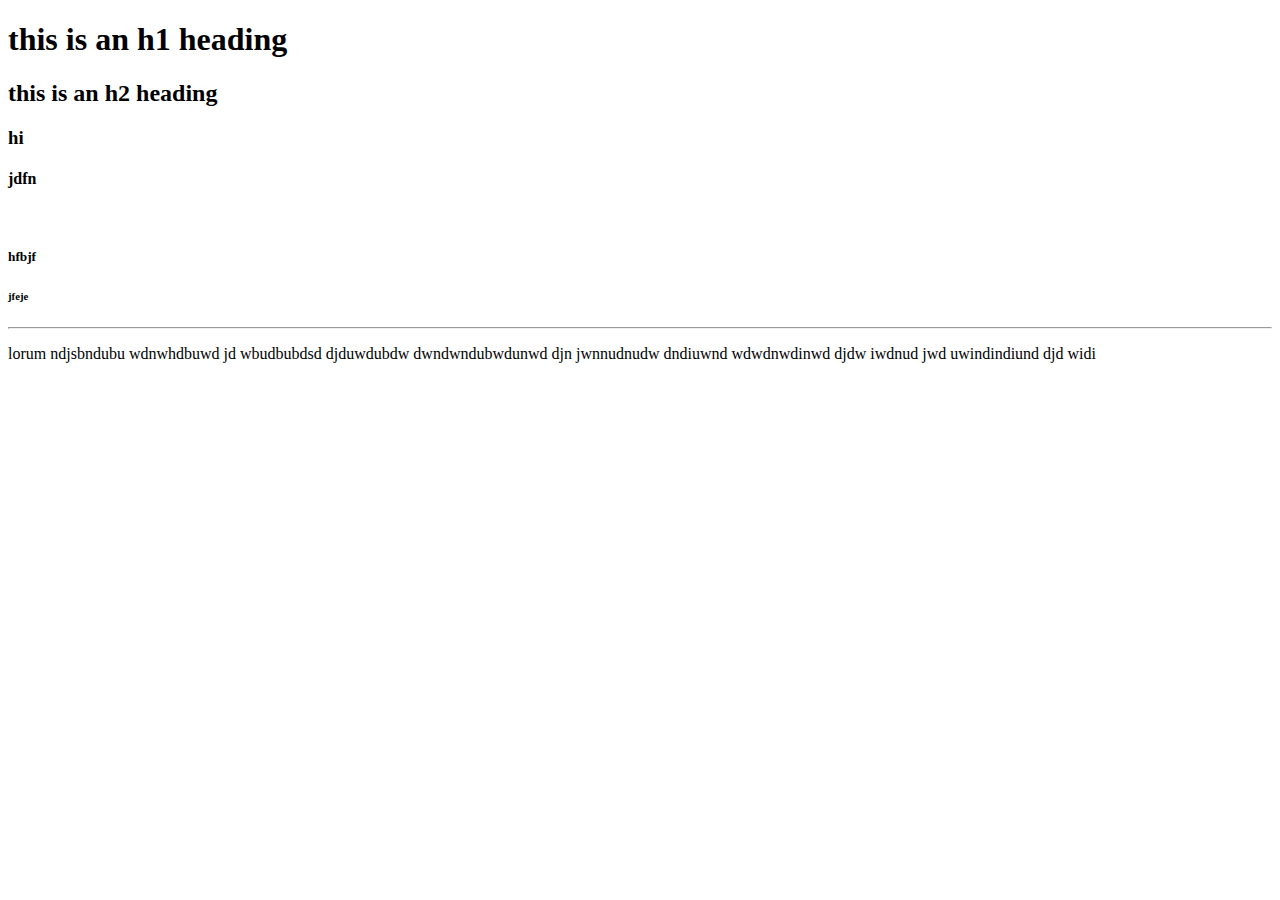
<file: index.html>
<!DOCTYPE html>
<html>
<head>
<title> my first web page </title>
</head>
<body>
    <h1> this is an h1 heading</h1>
    <h2>this is an h2 heading</h2>
    <h3>hi</h3>
    <h4>jdfn</h4>
    <br>

    <h5>hfbjf</h5>

    <h6>jfeje</h6>
    <hr>
    <p>
        <!--dndisdiidjksudshdansjshduhaudasdnsdhuhsdusdnajdkushaln hi  name is kushal i like to play football an d asket bal-->
        lorum   ndjsbndubu wdnwhdbuwd jd wbudbubdsd djduwdubdw dwndwndubwdunwd djn jwnnudnudw dndiuwnd wdwdnwdinwd djdw iwdnud jwd uwindindiund djd widi
    </p>
</body>
</html>
</file>
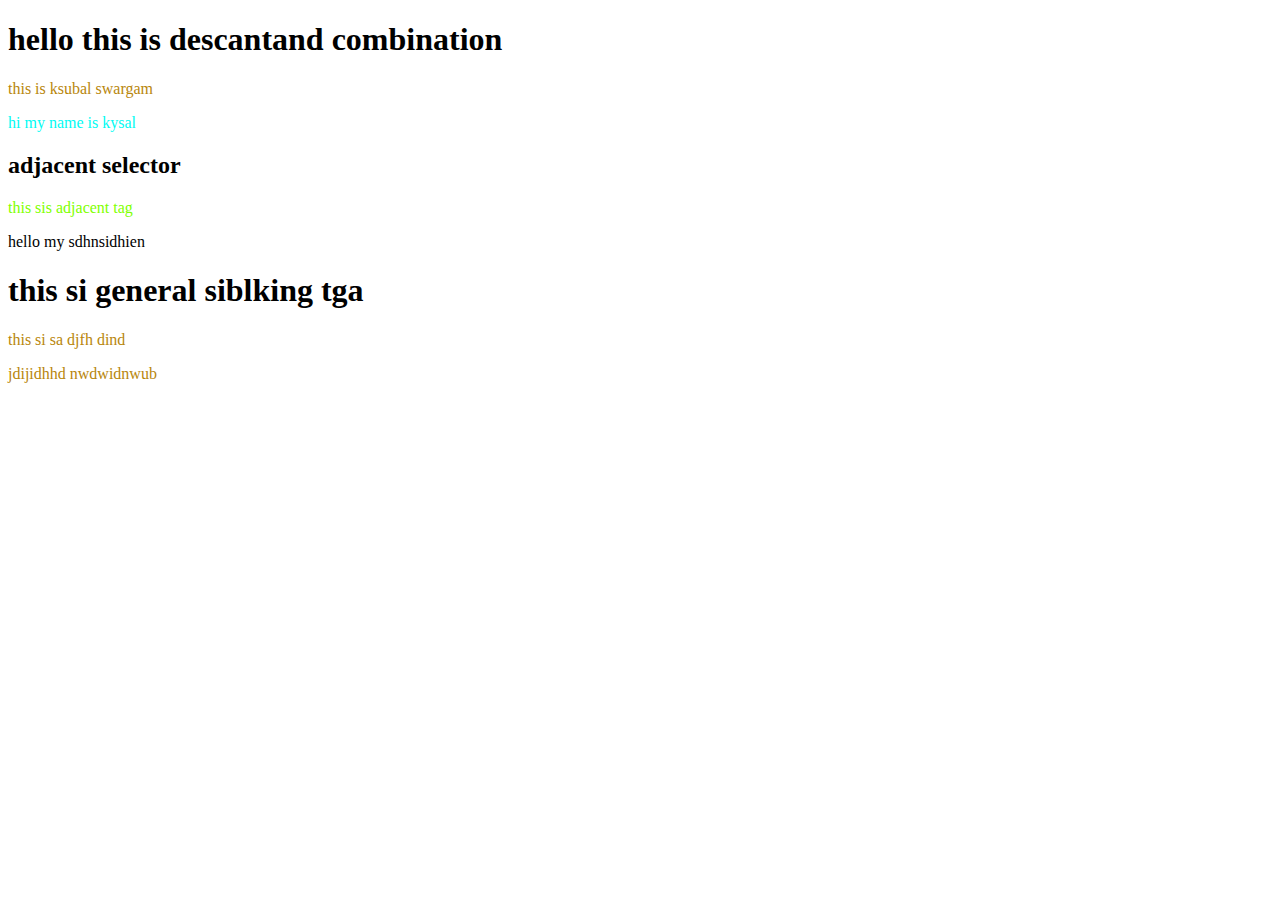
<file: decandant_combination.html>
<!DOCTYPE html>
<html lang="en">
<head>
    <meta charset="UTF-8">
    <meta name="viewport" content="width=device-width, initial-scale=1.0">
    <title>Document</title>
    <style>
        /* desandand combinator */
        div p{
            color: rgb(0, 251, 243);
        }
        /* child combinator changes css for tags in <sectioon> */
        div >p{
            color: blueviolet;
        }
 /* adjacent combinator changes css for the tag adjancent to t example h2 changes css for its adjacent tag in ase p */
    h2 + p {
        color: chartreuse;
    }
    /* general sibling selector  */
    h1 ~ p{
        color: darkgoldenrod;
    }
        
        
    </style>
</head>
<body>
    <div>
        <h1> hello this is descantand combination</h1>
        <p>this is ksubal swargam</p>
        <section><p> hi my name is kysal</p></section>
        
    </div>
    <h2>adjacent selector</h2>
        <p> this sis adjacent tag </p>
        <p> hello my sdhnsidhien </p>
        <h1> this si general siblking tga</h1>
        <p> this si sa djfh dind</p>
        <p>jdijidhhd nwdwidnwub </p>
</body>
</html>
</file>
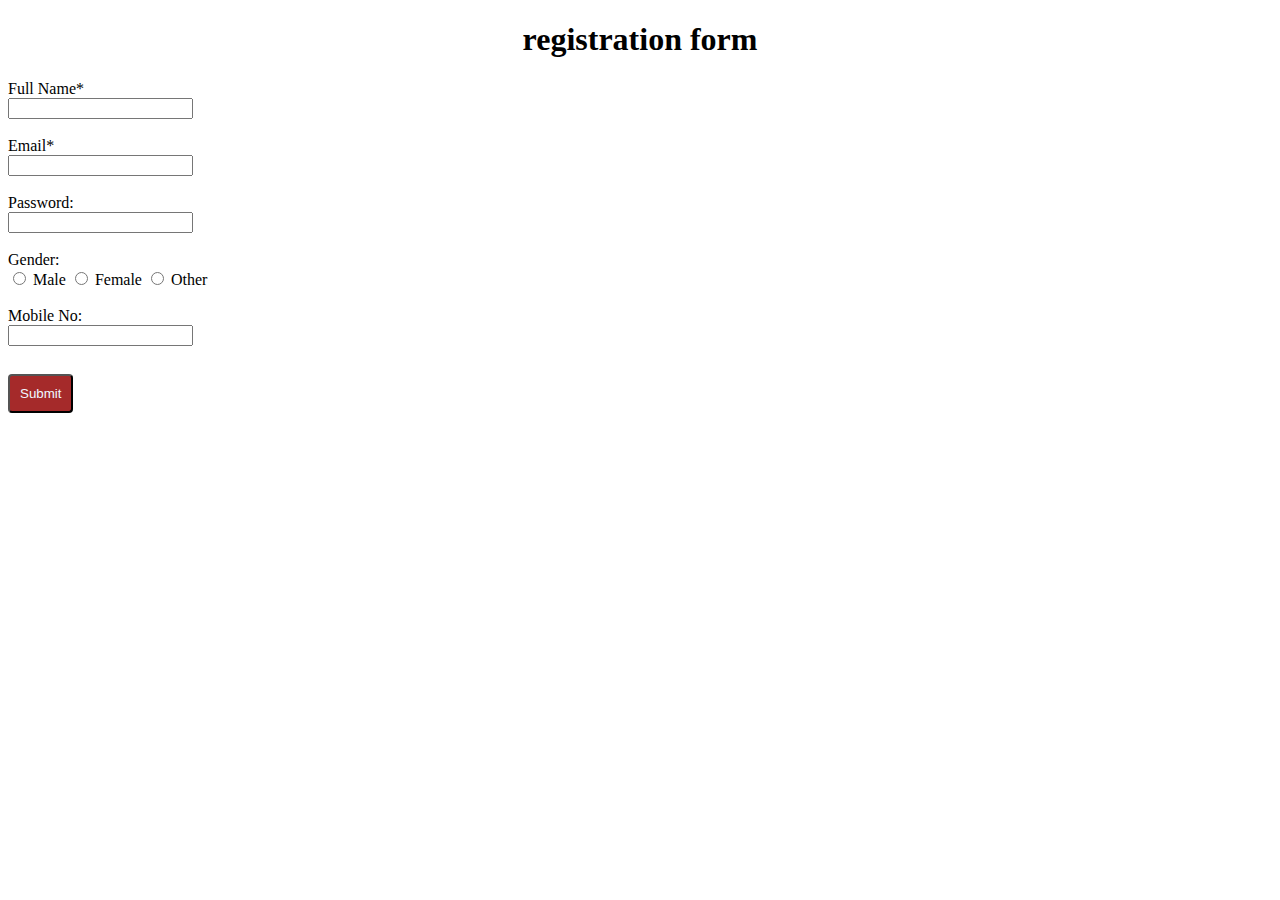
<file: form.html>
<!DOCTYPE html>
<html lang="en">
<head>
  <meta charset="UTF-8">
  <title>Form</title>
  <style>
    h1{
      text-align: center;
    }
  input[required], select[required]{
            border: 2px solid red;
            background-color: aliceblue;
  }
  input[type="submit"]{
      background-color: brown;
      color: aliceblue;
      margin-top: 10px;
      padding: 10px;
      border-radius: 4px;
      border-color: none;
    }
  </style>
</head>
<body>
  <h1> registration form</h1>

  <form>
    <label>Full Name*</label><br>
    <input type="text" name="fullname"><br><br>

    <label>Email*</label><br>
    <input type="email" name="email"><br><br>

    <label>Password:</label><br>
    <input type="password" name="password"><br><br>

    <label>Gender:</label><br>
    <input type="radio" name="gender"> Male  
    <input type="radio" name="gender"> Female  
    <input type="radio" name="gender"> Other  
    <br><br>

    <label>Mobile No:</label><br>
    <input type="tel" name="mobile"><br><br>

    <input type="submit" value="Submit">
</form>

</body>
</html>
</file>
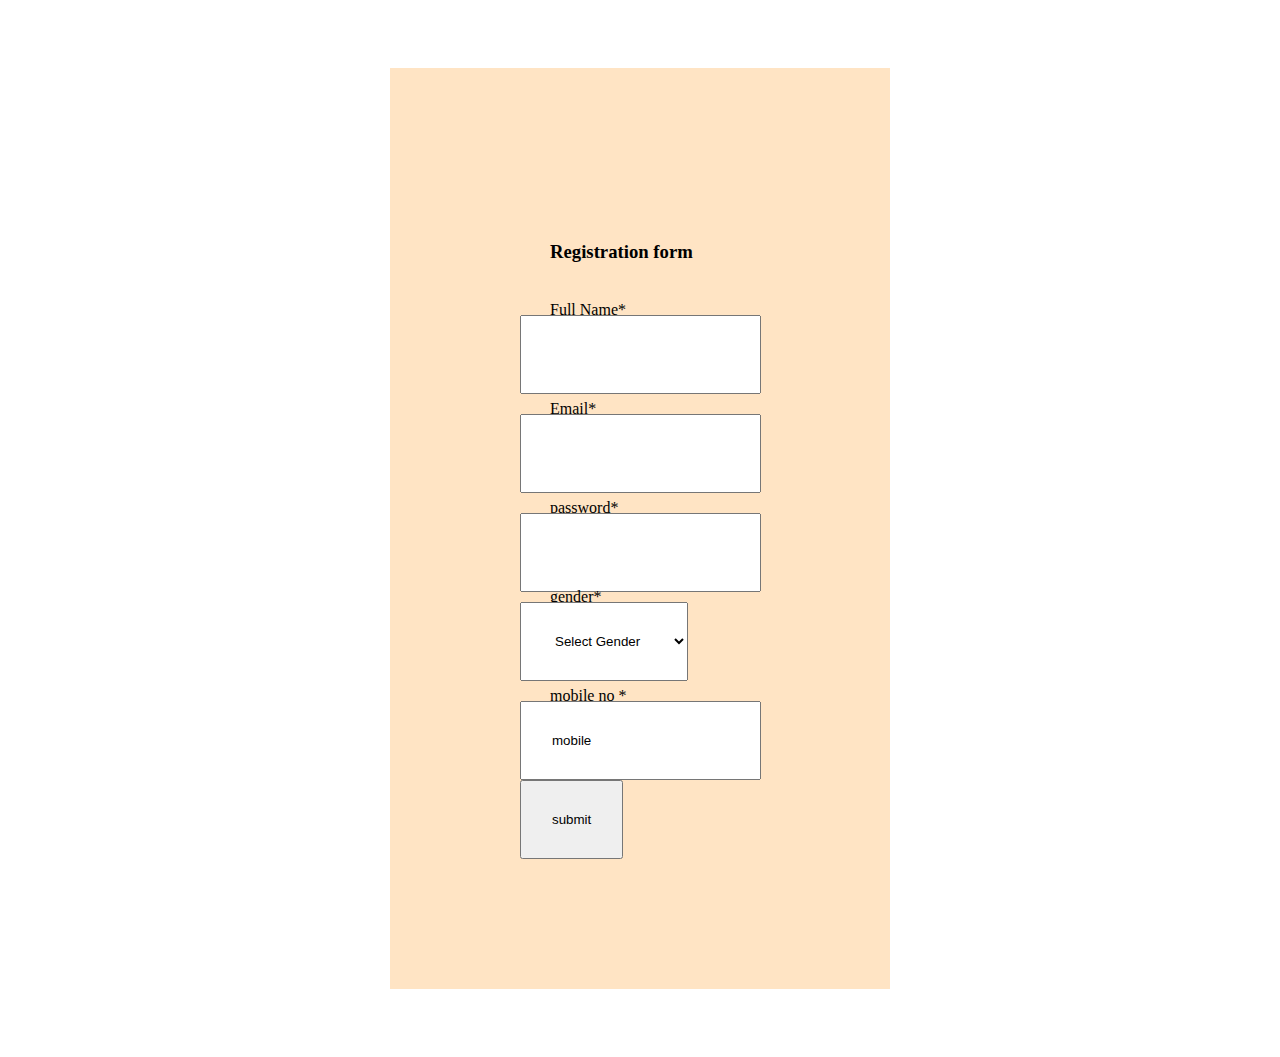
<file: formm.html>
<!DOCTYPE html>
<html lang="en">
<head>
    <meta charset="UTF-8">
    <meta name="viewport" content="width=device-width, initial-scale=1.0">
    <title>Document</title>
    <link rel="stylesheet" href="form.css">
</head>
<body>

    <div class="form">
    <form>
        <h3>Registration form</h3>
        <label>Full Name*</label><br>
        <input type = "text" name ="fullname"><br><br>

        <label>Email*</label><br>
        <input type = "email" name ="email"><br><br>

        <label>password*</label><br>
        <input type = "password" name = "password"<br><br>
        <label>gender*</label><br>
        <select id="gender" required>
            <option value="">Select Gender</option>
            <option value="male">Male</option>
            <option value="female">Female</option>
            <option value="other">Other</option>
        </select><br><br>
        <label>mobile no *</label><br>
        <input type = "tel" value="mobile"<br><br>

        <input type ="submit" value ="submit">


    </div>
    </form>
</body>
</html>
</file>
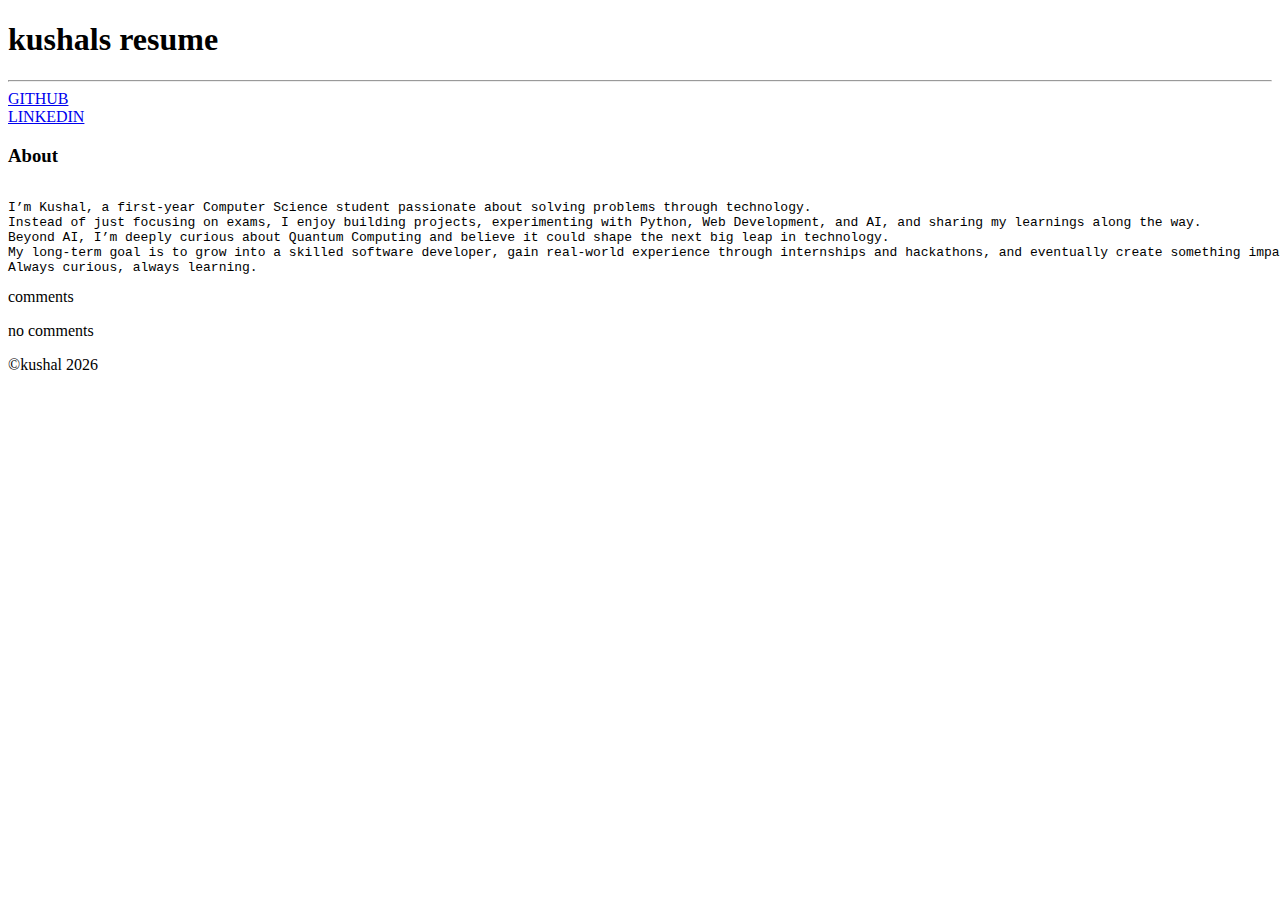
<file: lec1.html>
<!DOCTYPE html>
<html lang="en">
<head>
    <meta charset="UTF-8">
    <meta name="viewport" content="width=device-width, initial-scale=1.0">
    <title>Document</title>
</head>
<body>
    <head>
        <h1>kushals resume </h1>
        <hr>
        <nav>
            <a href="https://github.com/kushal-sw"  target="_blank"
            title="go to link">GITHUB</a>
            <br>
            <a href="https://www.linkedin.com/in/kushal-swargam-74b597372/"
            target="_blank"
            title="go to link"
            >LINKEDIN</a>
        <h3>About</h3>
        
        <pre> 
I’m Kushal, a first-year Computer Science student passionate about solving problems through technology.
Instead of just focusing on exams, I enjoy building projects, experimenting with Python, Web Development, and AI, and sharing my learnings along the way.
Beyond AI, I’m deeply curious about Quantum Computing and believe it could shape the next big leap in technology.
My long-term goal is to grow into a skilled software developer, gain real-world experience through internships and hackathons, and eventually create something impactful of my own.
Always curious, always learning.
</pre>
<hr3> comments</hr3>
<p>no comments</p>
<p>&copy;kushal 2026</p>

        
        </nav>
        
    </head>
</body>
</html>
</file>
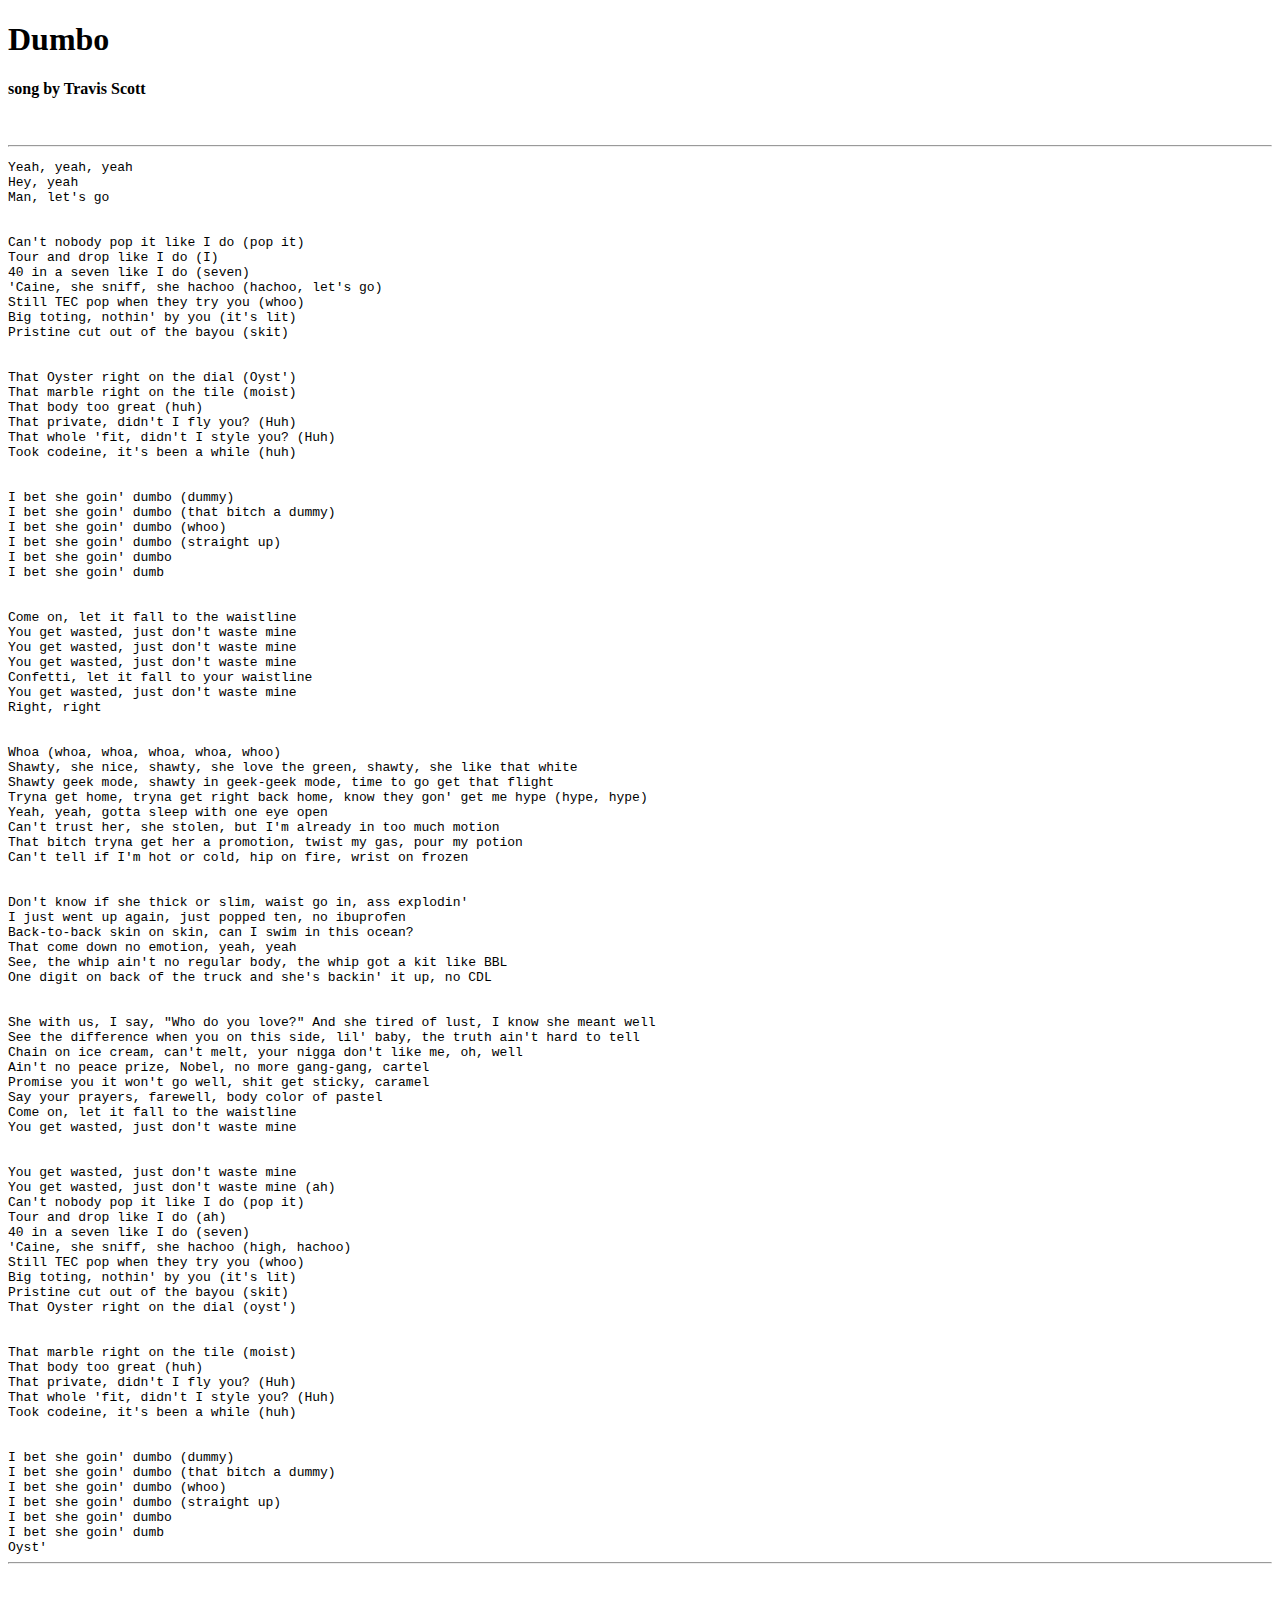
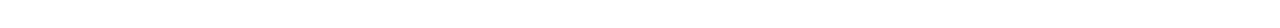
<file: lyrics.html>
<!DOCTYPE html>
<html>
    <head>
        <title> my song</title>
    </head>
    <body>
        <h1> Dumbo</h1>
        <h4> song by Travis Scott</h4>
        <br>
        <hr>
        <pre>
Yeah, yeah, yeah
Hey, yeah
Man, let's go


Can't nobody pop it like I do (pop it)
Tour and drop like I do (I)
40 in a seven like I do (seven)
'Caine, she sniff, she hachoo (hachoo, let's go)
Still TEC pop when they try you (whoo)
Big toting, nothin' by you (it's lit)
Pristine cut out of the bayou (skit)


That Oyster right on the dial (Oyst')
That marble right on the tile (moist)
That body too great (huh)
That private, didn't I fly you? (Huh)
That whole 'fit, didn't I style you? (Huh)
Took codeine, it's been a while (huh)


I bet she goin' dumbo (dummy)
I bet she goin' dumbo (that bitch a dummy)
I bet she goin' dumbo (whoo)
I bet she goin' dumbo (straight up)
I bet she goin' dumbo
I bet she goin' dumb


Come on, let it fall to the waistline
You get wasted, just don't waste mine
You get wasted, just don't waste mine
You get wasted, just don't waste mine
Confetti, let it fall to your waistline
You get wasted, just don't waste mine
Right, right


Whoa (whoa, whoa, whoa, whoa, whoo)
Shawty, she nice, shawty, she love the green, shawty, she like that white
Shawty geek mode, shawty in geek-geek mode, time to go get that flight
Tryna get home, tryna get right back home, know they gon' get me hype (hype, hype)
Yeah, yeah, gotta sleep with one eye open
Can't trust her, she stolen, but I'm already in too much motion
That bitch tryna get her a promotion, twist my gas, pour my potion
Can't tell if I'm hot or cold, hip on fire, wrist on frozen


Don't know if she thick or slim, waist go in, ass explodin'
I just went up again, just popped ten, no ibuprofen
Back-to-back skin on skin, can I swim in this ocean?
That come down no emotion, yeah, yeah
See, the whip ain't no regular body, the whip got a kit like BBL
One digit on back of the truck and she's backin' it up, no CDL


She with us, I say, "Who do you love?" And she tired of lust, I know she meant well
See the difference when you on this side, lil' baby, the truth ain't hard to tell
Chain on ice cream, can't melt, your nigga don't like me, oh, well
Ain't no peace prize, Nobel, no more gang-gang, cartel
Promise you it won't go well, shit get sticky, caramel
Say your prayers, farewell, body color of pastel
Come on, let it fall to the waistline
You get wasted, just don't waste mine


You get wasted, just don't waste mine
You get wasted, just don't waste mine (ah)
Can't nobody pop it like I do (pop it)
Tour and drop like I do (ah)
40 in a seven like I do (seven)
'Caine, she sniff, she hachoo (high, hachoo)
Still TEC pop when they try you (whoo)
Big toting, nothin' by you (it's lit)
Pristine cut out of the bayou (skit)
That Oyster right on the dial (oyst')


That marble right on the tile (moist)
That body too great (huh)
That private, didn't I fly you? (Huh)
That whole 'fit, didn't I style you? (Huh)
Took codeine, it's been a while (huh)


I bet she goin' dumbo (dummy)
I bet she goin' dumbo (that bitch a dummy)
I bet she goin' dumbo (whoo)
I bet she goin' dumbo (straight up)
I bet she goin' dumbo
I bet she goin' dumb
Oyst'
<hr>

        </pre>
    </body>
</html>
</file>
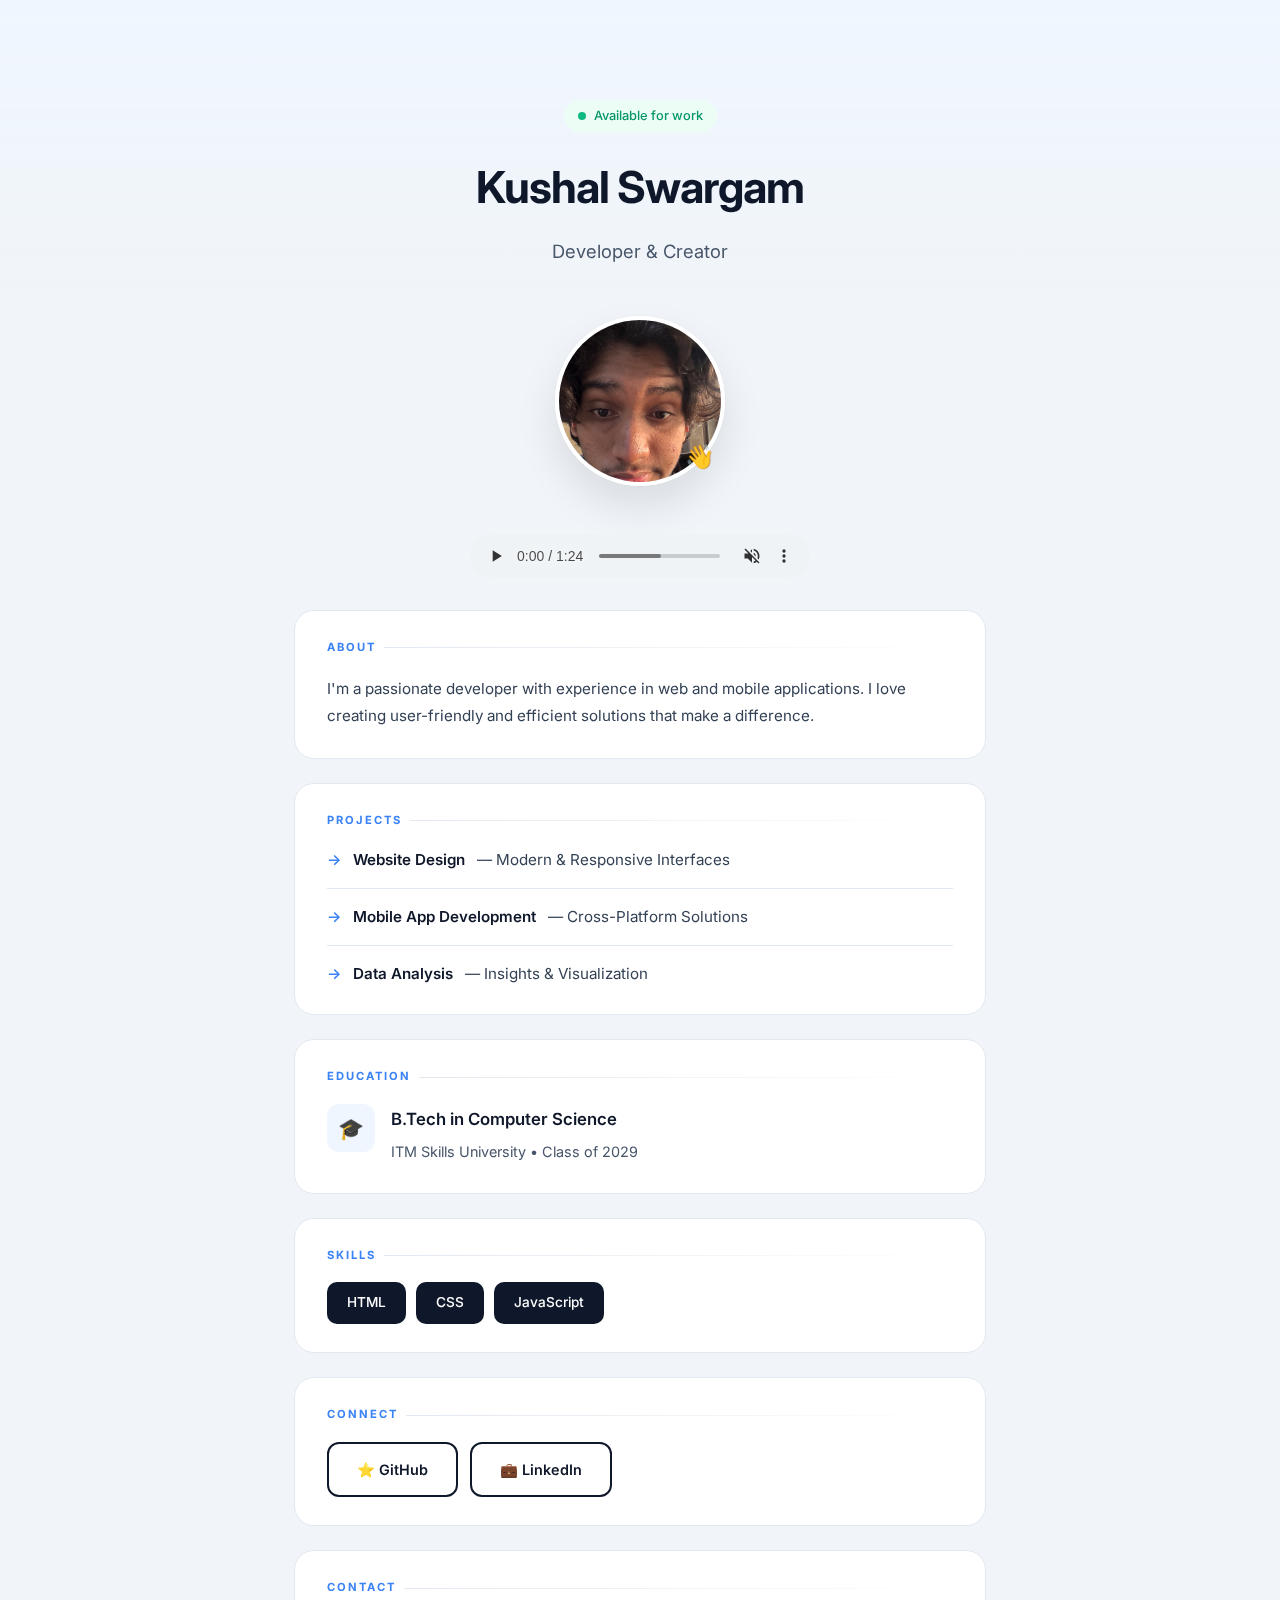
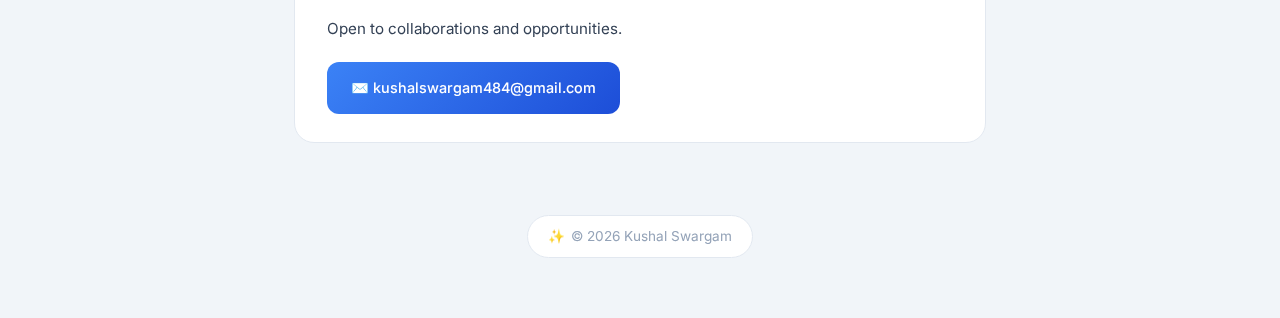
<file: portfolio.html>
<!DOCTYPE html>
<html lang="en">
<head>
    <meta charset="UTF-8">
    <meta name="viewport" content="width=device-width, initial-scale=1.0">
    <title>Kushal Swargam | Portfolio</title>
    <link href="https://fonts.googleapis.com/css2?family=Inter:wght@300;400;500;600;700&display=swap" rel="stylesheet">
    <style>
        :root {
            --primary: #0f172a;
            --secondary: #475569;
            --accent: #3b82f6;
            --accent-light: #eff6ff;
            --bg: #f1f5f9;
            --card: #ffffff;
            --border: #e2e8f0;
            --text: #334155;
            --text-muted: #94a3b8;
        }

        * {
            margin: 0;
            padding: 0;
            box-sizing: border-box;
        }

        html {
            scroll-behavior: smooth;
        }

        body {
            background: var(--bg);
            font-family: 'Inter', sans-serif;
            color: var(--text);
            line-height: 1.6;
            overflow-x: hidden;
        }

        body::before {
            content: '';
            position: fixed;
            top: 0;
            left: 0;
            right: 0;
            height: 300px;
            background: linear-gradient(180deg, var(--accent-light) 0%, transparent 100%);
            z-index: -1;
            pointer-events: none;
        }

        .container {
            max-width: 740px;
            margin: 0 auto;
            padding: 100px 24px 60px;
            animation: fadeIn 0.6s ease-out;
        }

        @keyframes fadeIn {
            from { opacity: 0; transform: translateY(20px); }
            to { opacity: 1; transform: translateY(0); }
        }

        .header {
            text-align: center;
            margin-bottom: 48px;
        }

        .status {
            display: inline-flex;
            align-items: center;
            gap: 8px;
            padding: 6px 14px;
            background: #ecfdf5;
            color: #059669;
            border-radius: 20px;
            font-size: 0.8rem;
            font-weight: 500;
            margin-bottom: 20px;
        }

        .status::before {
            content: '';
            width: 8px;
            height: 8px;
            background: #10b981;
            border-radius: 50%;
            animation: pulse 2s infinite;
        }

        @keyframes pulse {
            0%, 100% { opacity: 1; transform: scale(1); }
            50% { opacity: 0.5; transform: scale(1.2); }
        }

        h1 {
            font-size: 2.75rem;
            font-weight: 700;
            color: var(--primary);
            margin-bottom: 12px;
            letter-spacing: -1px;
        }

        .tagline {
            font-size: 1.15rem;
            color: var(--secondary);
            font-weight: 400;
        }

        .profile-wrapper {
            position: relative;
            width: fit-content;
            margin: 48px auto;
        }

        .profile-img {
            display: block;
            height: 170px;
            width: 170px;
            border-radius: 50%;
            object-fit: cover;
            border: 4px solid var(--card);
            box-shadow: 0 20px 40px rgba(0, 0, 0, 0.1),
                        0 0 0 1px rgba(0, 0, 0, 0.02);
            transition: transform 0.4s cubic-bezier(0.34, 1.56, 0.64, 1);
        }

        .profile-wrapper:hover .profile-img {
            transform: scale(1.05) rotate(2deg);
        }

        .profile-wrapper::after {
            content: '👋';
            position: absolute;
            bottom: 10px;
            right: 10px;
            font-size: 1.5rem;
            animation: wave 1.5s ease-in-out infinite;
        }

        @keyframes wave {
            0%, 100% { transform: rotate(0deg); }
            25% { transform: rotate(20deg); }
            75% { transform: rotate(-10deg); }
        }

        audio {
            display: block;
            margin: 32px auto;
            width: 100%;
            max-width: 340px;
            height: 44px;
            border-radius: 12px;
            opacity: 0.8;
            transition: opacity 0.3s ease;
        }

        audio:hover {
            opacity: 1;
        }

        section {
            margin-bottom: 24px;
            padding: 28px 32px;
            background: var(--card);
            border-radius: 20px;
            border: 1px solid var(--border);
            transition: all 0.3s cubic-bezier(0.34, 1.56, 0.64, 1);
            position: relative;
            overflow: hidden;
        }

        section::before {
            content: '';
            position: absolute;
            top: 0;
            left: 0;
            width: 4px;
            height: 0;
            background: var(--accent);
            border-radius: 0 4px 4px 0;
            transition: height 0.3s ease;
        }

        section:hover {
            transform: translateY(-4px);
            box-shadow: 0 20px 40px rgba(0, 0, 0, 0.08);
            border-color: transparent;
        }

        section:hover::before {
            height: 100%;
        }

        h2 {
            font-size: 0.7rem;
            font-weight: 700;
            text-transform: uppercase;
            letter-spacing: 2px;
            color: var(--accent);
            margin-bottom: 18px;
            display: flex;
            align-items: center;
            gap: 8px;
        }

        h2::after {
            content: '';
            flex: 1;
            height: 1px;
            background: linear-gradient(90deg, var(--border) 0%, transparent 100%);
        }

        ul {
            list-style: none;
        }

        li {
            padding: 16px 0;
            color: var(--text);
            font-size: 0.95rem;
            border-bottom: 1px solid var(--border);
            display: flex;
            align-items: center;
            gap: 12px;
            transition: all 0.2s ease;
        }

        li::before {
            content: '→';
            color: var(--accent);
            font-weight: 600;
            transition: transform 0.2s ease;
        }

        li:hover {
            padding-left: 8px;
        }

        li:hover::before {
            transform: translateX(4px);
        }

        li:last-child {
            border-bottom: none;
            padding-bottom: 0;
        }

        li:first-child {
            padding-top: 0;
        }

        li strong {
            color: var(--primary);
            font-weight: 600;
        }

        p {
            color: var(--text);
            font-size: 0.95rem;
            line-height: 1.8;
        }

        .education-item {
            display: flex;
            align-items: flex-start;
            gap: 16px;
        }

        .edu-icon {
            width: 48px;
            height: 48px;
            background: var(--accent-light);
            border-radius: 12px;
            display: flex;
            align-items: center;
            justify-content: center;
            font-size: 1.3rem;
            flex-shrink: 0;
        }

        .edu-details .degree {
            font-weight: 600;
            color: var(--primary);
            font-size: 1.05rem;
            margin-bottom: 4px;
        }

        .edu-details .school {
            color: var(--secondary);
            font-size: 0.9rem;
        }

        .skills {
            display: flex;
            flex-wrap: wrap;
            gap: 10px;
        }

        .skill-tag {
            padding: 10px 20px;
            background: var(--primary);
            color: #fff;
            border-radius: 10px;
            font-size: 0.85rem;
            font-weight: 500;
            transition: all 0.3s cubic-bezier(0.34, 1.56, 0.64, 1);
            cursor: default;
        }

        .skill-tag:hover {
            transform: translateY(-3px) scale(1.02);
            box-shadow: 0 10px 20px rgba(15, 23, 42, 0.2);
        }

        .links {
            display: flex;
            gap: 12px;
            flex-wrap: wrap;
        }

        a {
            display: inline-flex;
            align-items: center;
            gap: 8px;
            color: var(--primary);
            text-decoration: none;
            font-weight: 600;
            font-size: 0.9rem;
            padding: 14px 28px;
            background: var(--card);
            border: 2px solid var(--primary);
            border-radius: 12px;
            transition: all 0.3s cubic-bezier(0.34, 1.56, 0.64, 1);
        }

        a:hover {
            background: var(--primary);
            color: #fff;
            transform: translateY(-3px);
            box-shadow: 0 10px 20px rgba(15, 23, 42, 0.15);
        }

        .contact-info {
            margin-top: 20px;
        }

        .contact-info a {
            border: none;
            padding: 14px 24px;
            background: linear-gradient(135deg, var(--accent) 0%, #1d4ed8 100%);
            color: #fff;
            border-radius: 12px;
            font-weight: 500;
        }

        .contact-info a:hover {
            background: linear-gradient(135deg, #1d4ed8 0%, var(--accent) 100%);
            transform: translateY(-3px);
            box-shadow: 0 10px 25px rgba(59, 130, 246, 0.35);
        }

        footer {
            text-align: center;
            padding-top: 48px;
            font-size: 0.85rem;
            color: var(--text-muted);
        }

        footer span {
            display: inline-flex;
            align-items: center;
            gap: 6px;
            padding: 10px 20px;
            background: var(--card);
            border-radius: 30px;
            border: 1px solid var(--border);
        }

        footer span::before {
            content: '✨';
        }

        @media (max-width: 600px) {
            .container {
                padding: 60px 16px 40px;
            }
            
            h1 {
                font-size: 2.2rem;
            }

            .profile-img {
                height: 140px;
                width: 140px;
            }

            section {
                padding: 24px;
                border-radius: 16px;
            }

            .links {
                flex-direction: column;
            }

            .links a {
                justify-content: center;
            }
        }
    </style>
</head>
<body>
<div class="container">
    <div class="header">
        <span class="status">Available for work</span>
        <h1>Kushal Swargam</h1>
        <p class="tagline">Developer & Creator</p>
    </div>
    
    <div class="profile-wrapper">
        <img src="IMG_3315.jpg" alt="Kushal Swargam" class="profile-img">
    </div>
    
    <audio controls loop muted>
        <source src="ttsreader_hello-and-.mp3">
    </audio>
    
    <section>
        <h2>About</h2>
        <p>I'm a passionate developer with experience in web and mobile applications. I love creating user-friendly and efficient solutions that make a difference.</p>
    </section>
    
    <section>
        <h2>Projects</h2>
        <ul>
            <li><strong>Website Design</strong> — Modern & Responsive Interfaces</li>
            <li><strong>Mobile App Development</strong> — Cross-Platform Solutions</li>
            <li><strong>Data Analysis</strong> — Insights & Visualization</li>
        </ul>
    </section>
    
    <section>
        <h2>Education</h2>
        <div class="education-item">
            <div class="edu-icon">🎓</div>
            <div class="edu-details">
                <p class="degree">B.Tech in Computer Science</p>
                <p class="school">ITM Skills University • Class of 2029</p>
            </div>
        </div>
    </section>
    
    <section>
        <h2>Skills</h2>
        <div class="skills">
            <span class="skill-tag">HTML</span>
            <span class="skill-tag">CSS</span>
            <span class="skill-tag">JavaScript</span>
        </div>
    </section>
    
    <section>
        <h2>Connect</h2>
        <div class="links">
            <a href="https://github.com/kushal-sw">⭐ GitHub</a>
            <a href="https://www.linkedin.com/in/kushal-swargam-74b597372/">💼 LinkedIn</a>
        </div>
    </section>
    
    <section>
        <h2>Contact</h2>
        <p>Open to collaborations and opportunities.</p>
        <div class="contact-info">
            <a href="mailto:kushalswargam484@gmail.com">✉️ kushalswargam484@gmail.com</a>
        </div>
    </section>
    
    <footer>
        <span>© 2026 Kushal Swargam</span>
    </footer>
</div>
</body>
</html>
</file>
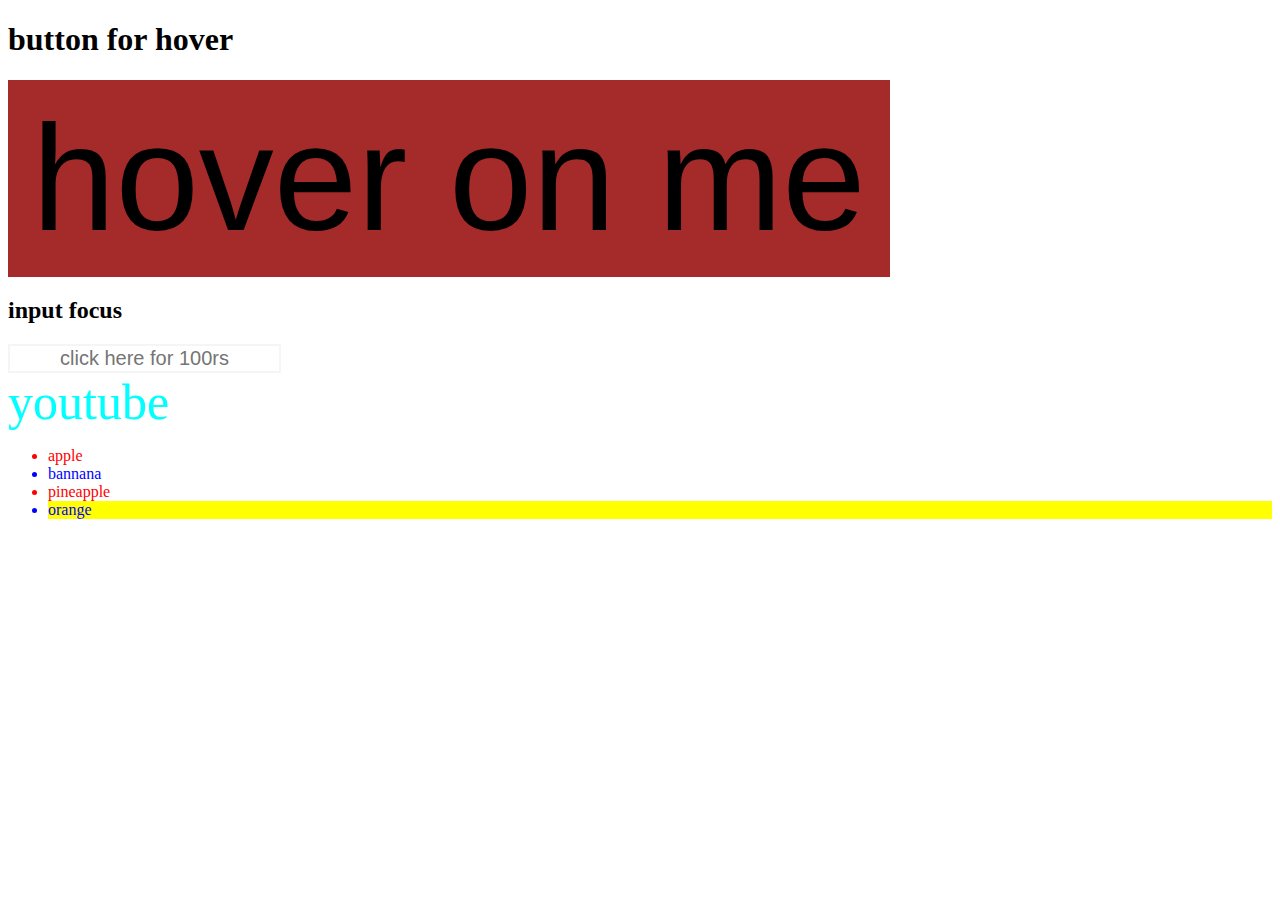
<file: pseudoclass.html>
<!DOCTYPE html>
<html lang="en">
<head>
    <meta charset="UTF-8">
    <meta name="viewport" content="width=<device-width>, initial-scale=1.0">
    <title>Document</title>
    <style>
        button{
            padding: 12px 24px;
            font-size: 150px;
                background-color: brown;
            border: none;
        cursor: pointer;}
            /* when cursor is on the button the color will change */
        button:hover{
        background-color: aqua;
        color: beige;

        }
        /* this changes css of the button when the button is clicked */
        button:active{
            background-color: cornflowerblue;
            color:beige;
        }
        input{
            padding: auto;
            font-size: 20px;
            border: 2px solid whitesmoke;
            outline: none;
            text-align: center;
        }
        input:focus{
            border: 2px solid red;
        }
        a{
            color: aqua;
            text-decoration: none;
            font-size: 50px;
        }
        a:hover{

        color: purple;
        }
        a:visited{
            color: red;
        }
        /* li:first-child{
            color: red;
            font-weight: bold;
        }
        li:last-child{
            color: brown;
            font-weight: bold;
        } */
        li:nth-child(even){
            color: blue;
        }
        li:nth-child(odd){
            color:red
        }
        li:nth-child(4){
            background-color:yellow
        }
    </style>
</head>
<body>
    <h1> button for hover</h1>
    <button>hover on me</button>
    <h2>input focus</h2>
    <input type="text" placeholder="click here for 100rs"><br>

    <a href="https://www.youtube.com" title="youtube"> youtube</a>
    <ul>
        <li>apple</li>
        <li>bannana</li>
        <li>pineapple</li>
        <li>orange</li>
    </ul>

</body>
</html>
</file>
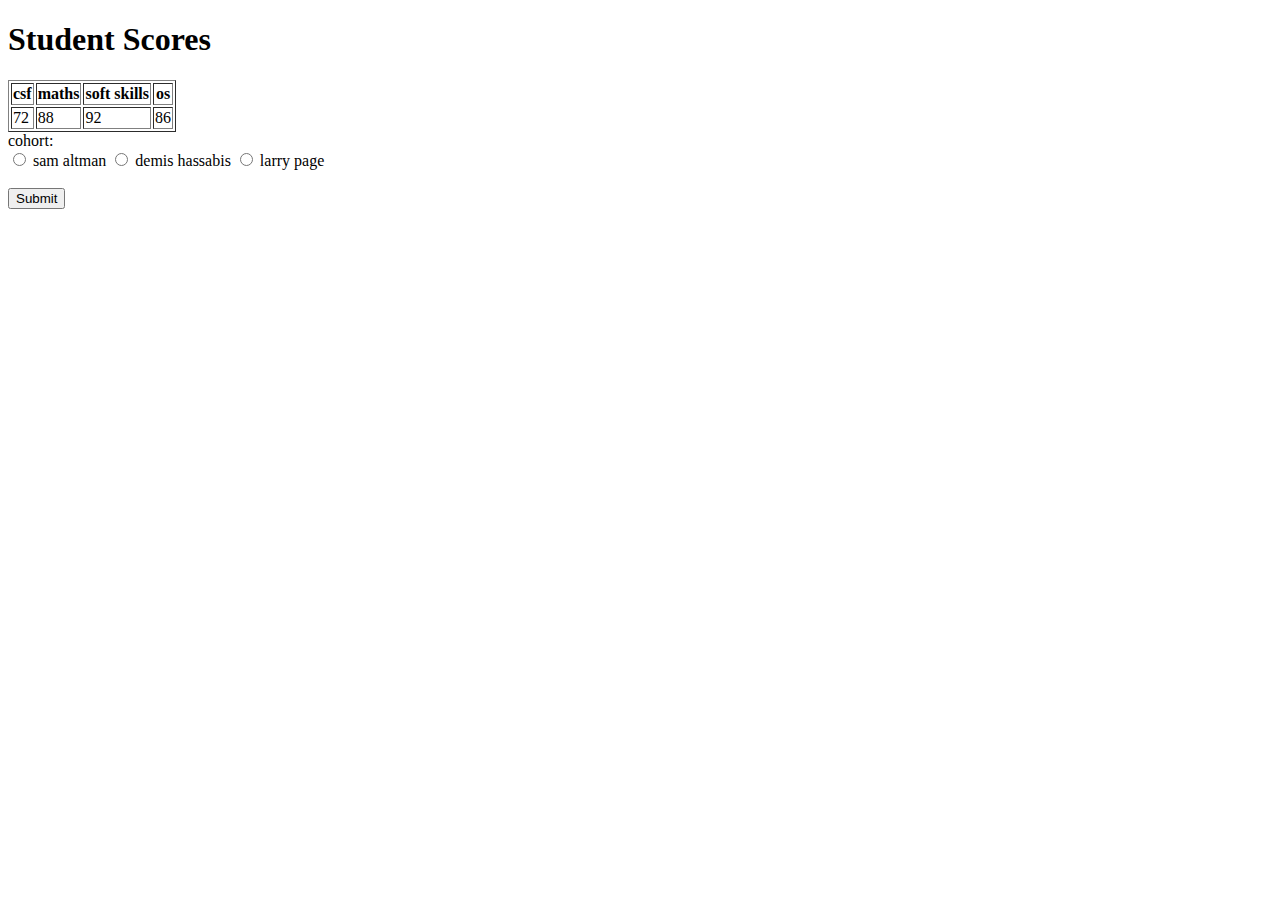
<file: table.html>
<!DOCTYPE html>
        <html lang="en">
        <head>
            <meta charset="UTF-8">
            <meta name="viewport" content="width=device-width, initial-scale=1.0">
            <title>Document</title>
        </head>
        <body>
            <h1>Student Scores</h1>
            <table border="1">

               <tr> 
                <th>csf</th>
                <th>maths</th>
                <th>soft skills</th>
                <th>os</th>
                </tr>


                <tr>
                <td>72</td>
                <td>88</td>
                <td>92</td>
                <td>86</td>
                </tr>        
                </table>
                <form>
            
                <label>cohort:</label><br>
    <input type="radio" name="cohort"> sam altman
    <input type="radio" name="cohort"> demis hassabis  
    <input type="radio" name="cohort"> larry page  
    <br><br>


    <input type="submit" value="Submit" href="lyrics.html">
    </form>
            </body>
</html>
</file>
<file: form.css>
*{
    margin: 30;
    padding: 30px;
}           

.form{
    padding: 100px;
    margin: auto;
    background-color: bisque;
    width: 300px;
    line-height: 10px ;
}
</file>
